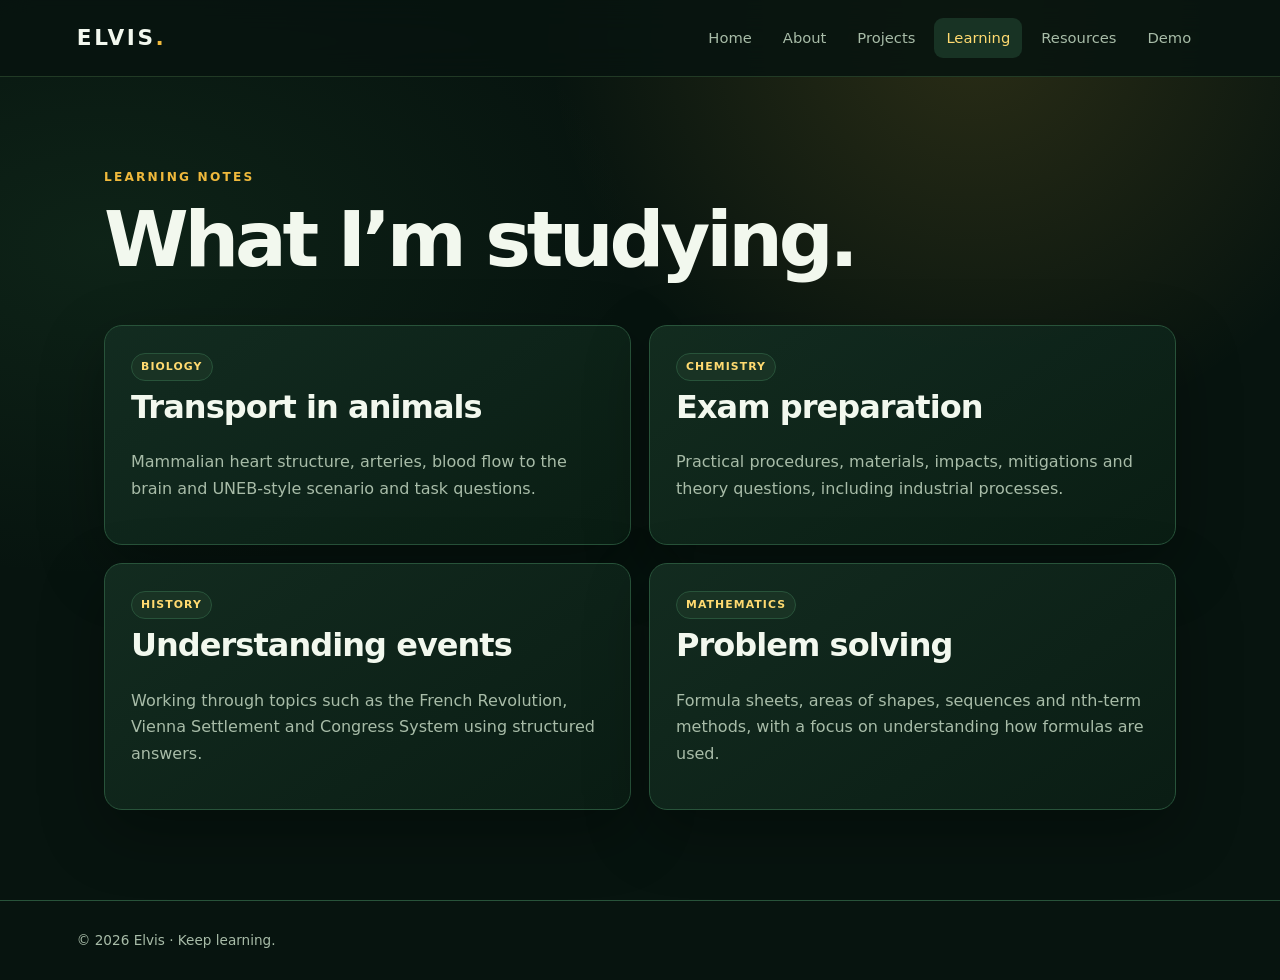
<file: news.html>
<!DOCTYPE html><html lang="en"><head><meta charset="UTF-8"><meta name="viewport" content="width=device-width,initial-scale=1"><title>Learning — Elvis</title><link rel="stylesheet" href="styles.css">
<script async src="https://pagead2.googlesyndication.com/pagead/js/adsbygoogle.js?client=ca-pub-8970568560993567"
     crossorigin="anonymous"></script>
</head><body><header class="header"><a class="logo" href="index.html">ELVIS<span>.</span></a><nav class="nav"><a href="index.html">Home</a><a href="about.html">About</a><a href="dashboard.html">Projects</a><a class="active" href="news.html">Learning</a><a href="resources.html">Resources</a><a href="account.html">Demo</a></nav></header><main class="page"><p class="eyebrow">LEARNING NOTES</p><h1>What I’m studying.</h1><div class="grid two"><article class="card"><span class="tag">BIOLOGY</span><h2>Transport in animals</h2><p>Mammalian heart structure, arteries, blood flow to the brain and UNEB-style scenario and task questions.</p></article><article class="card"><span class="tag">CHEMISTRY</span><h2>Exam preparation</h2><p>Practical procedures, materials, impacts, mitigations and theory questions, including industrial processes.</p></article><article class="card"><span class="tag">HISTORY</span><h2>Understanding events</h2><p>Working through topics such as the French Revolution, Vienna Settlement and Congress System using structured answers.</p></article><article class="card"><span class="tag">MATHEMATICS</span><h2>Problem solving</h2><p>Formula sheets, areas of shapes, sequences and nth-term methods, with a focus on understanding how formulas are used.</p></article></div></main><footer class="footer"><p>© 2026 Elvis · Keep learning.</p></footer><script src="script.js"></script></body></html>
</file>
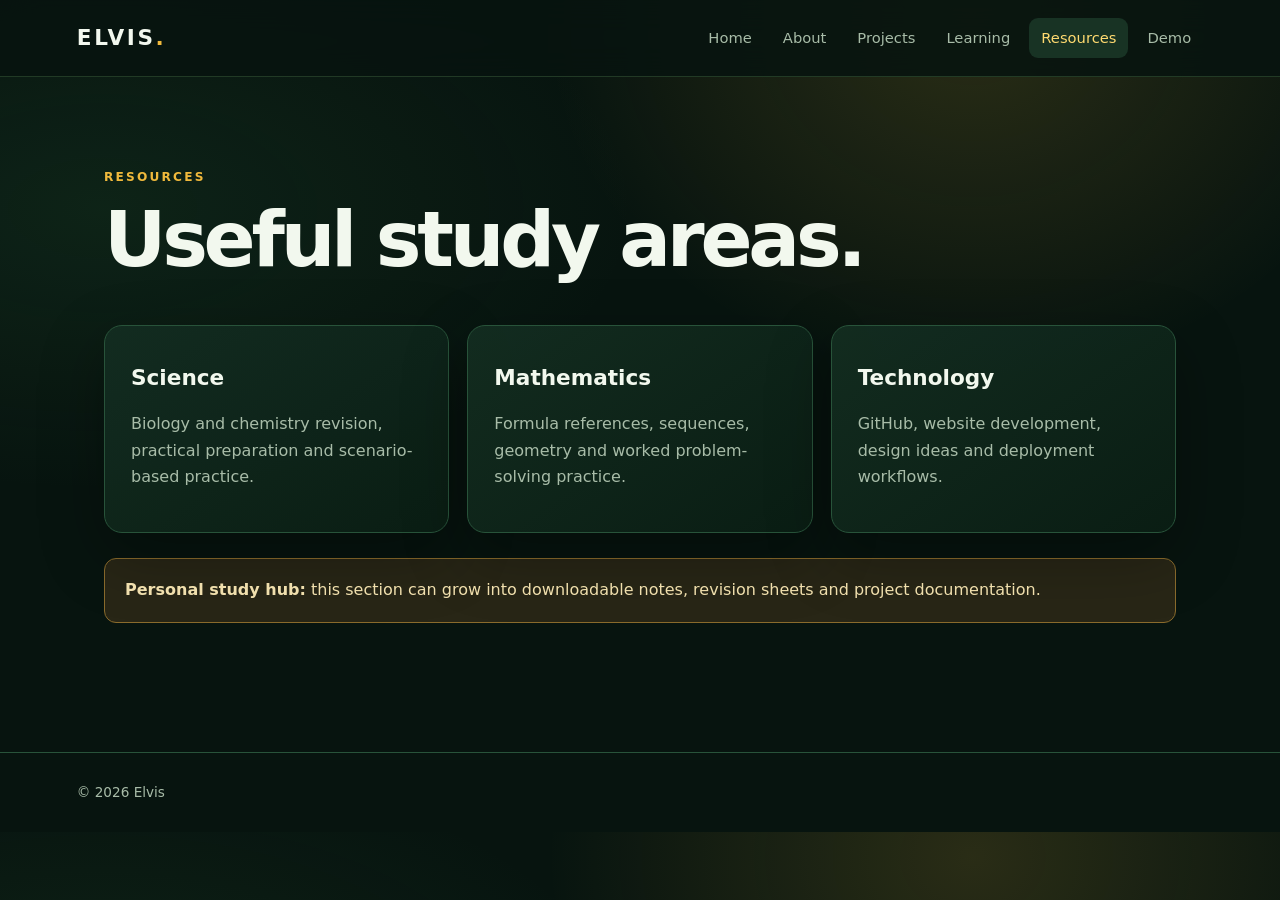
<file: resources.html>
<!DOCTYPE html><html lang="en"><head><meta charset="UTF-8"><meta name="viewport" content="width=device-width,initial-scale=1"><title>Resources — Elvis</title><link rel="stylesheet" href="styles.css">
<script async src="https://pagead2.googlesyndication.com/pagead/js/adsbygoogle.js?client=ca-pub-8970568560993567"
     crossorigin="anonymous"></script>
</head><body><header class="header"><a class="logo" href="index.html">ELVIS<span>.</span></a><nav class="nav"><a href="index.html">Home</a><a href="about.html">About</a><a href="dashboard.html">Projects</a><a href="news.html">Learning</a><a class="active" href="resources.html">Resources</a><a href="account.html">Demo</a></nav></header><main class="page"><p class="eyebrow">RESOURCES</p><h1>Useful study areas.</h1><div class="grid three"><div class="card"><h3>Science</h3><p>Biology and chemistry revision, practical preparation and scenario-based practice.</p></div><div class="card"><h3>Mathematics</h3><p>Formula references, sequences, geometry and worked problem-solving practice.</p></div><div class="card"><h3>Technology</h3><p>GitHub, website development, design ideas and deployment workflows.</p></div></div><div class="notice"><strong>Personal study hub:</strong> this section can grow into downloadable notes, revision sheets and project documentation.</div></main><footer class="footer"><p>© 2026 Elvis</p></footer><script src="script.js"></script></body></html>
</file>
<file: styles.css>
:root{--bg:#07140f;--surface:#0d2118;--surface2:#132c20;--border:#28533a;--text:#f2f8ee;--muted:#a8bca8;--accent:#f0b93c;--accent2:#ffda70;--success:#86d6a0;--shadow:0 22px 65px rgba(0,0,0,.32)}*{box-sizing:border-box}html{scroll-behavior:smooth}body{margin:0;background:radial-gradient(ellipse at 76% 3%,rgba(240,185,60,.15),transparent 31%),radial-gradient(ellipse at 8% 25%,rgba(63,143,83,.12),transparent 32%),var(--bg);color:var(--text);font-family:Inter,system-ui,-apple-system,BlinkMacSystemFont,"Segoe UI",sans-serif;line-height:1.65}a{color:inherit;text-decoration:none}.header{position:sticky;top:0;z-index:20;display:flex;align-items:center;justify-content:space-between;padding:18px 6%;background:rgba(7,20,15,.88);backdrop-filter:blur(16px);border-bottom:1px solid rgba(76,119,75,.38)}.logo{font-size:1.35rem;font-weight:900;letter-spacing:.12em}.logo span{color:var(--accent)}.nav{display:flex;gap:7px;flex-wrap:wrap;justify-content:flex-end}.nav a{padding:8px 12px;color:var(--muted);border-radius:9px;font-size:.92rem}.nav a:hover,.nav a.active{color:var(--accent2);background:#183324}.hero,.page,.section{max-width:1120px;margin:auto}.hero{min-height:72vh;display:grid;grid-template-columns:1.45fr .75fr;gap:60px;align-items:center;padding:80px 24px}.eyebrow{color:var(--accent);font-size:.76rem;font-weight:800;letter-spacing:.18em;margin:0 0 14px}.hero h1,.page>h1{font-size:clamp(2.8rem,7vw,5.8rem);line-height:1.02;letter-spacing:-.055em;margin:0 0 25px}.hero h1 span{color:var(--accent)}.hero-text{max-width:650px;font-size:1.15rem;color:var(--muted)}.actions{display:flex;gap:12px;margin-top:28px;flex-wrap:wrap}.btn{display:inline-block;padding:12px 18px;border:1px solid var(--border);border-radius:10px;background:var(--surface);font-weight:700;transition:transform .18s,border-color .18s}.btn:hover{border-color:var(--accent);transform:translateY(-2px)}.btn-primary{background:var(--accent);border-color:var(--accent);color:#172012}.hero-card,.panel,.card,.project-card{background:linear-gradient(145deg,rgba(19,44,32,.97),rgba(10,29,20,.97));border:1px solid var(--border);border-radius:18px;box-shadow:var(--shadow)}.hero-card{padding:34px}.hero-card p,.hero-card span,.muted{color:var(--muted)}.hero-card h2{font-size:2rem;margin:5px 0}.status-dot{width:11px;height:11px;background:var(--success);border-radius:50%;box-shadow:0 0 18px rgba(134,214,160,.45)}.section{padding:80px 24px}.section-header{display:flex;justify-content:space-between;align-items:end;margin-bottom:25px}.section h2,.page h2{font-size:2rem;letter-spacing:-.03em;margin:0 0 12px}.grid{display:grid;gap:18px}.grid.three{grid-template-columns:repeat(3,1fr)}.grid.two{grid-template-columns:repeat(2,1fr)}.card,.project-card{padding:26px}.card h3,.project-card h2{margin:8px 0;font-size:1.35rem}.card p,.project-card p,.panel p{color:var(--muted)}.card-icon{font-size:1.8rem}.split{display:grid;grid-template-columns:1fr 1fr;gap:50px}.split>div:first-child{padding:20px 0}.panel{padding:28px}.stat{display:flex;justify-content:space-between;padding:17px 0;border-bottom:1px solid var(--border)}.stat:last-child{border:0}.stat strong{color:var(--accent2)}.text-link{color:var(--accent2);font-weight:800}.page{padding:90px 24px;min-height:75vh}.page>h1{font-size:clamp(2.6rem,6vw,4.8rem);margin-bottom:45px}.about-grid{display:grid;grid-template-columns:1.2fr .8fr;gap:20px}.clean-list{list-style:none;padding:0;margin:0}.clean-list li{padding:12px 0;border-bottom:1px solid var(--border);color:var(--muted)}.tag{display:inline-block;color:var(--accent2);border:1px solid var(--border);background:#193324;border-radius:99px;padding:4px 9px;font-size:.68rem;font-weight:800;letter-spacing:.1em}.project-meta{display:flex;gap:7px;flex-wrap:wrap;margin-top:22px}.project-meta span{font-size:.75rem;color:var(--muted);background:#091a12;border:1px solid var(--border);padding:5px 9px;border-radius:7px}.notice{margin-top:25px;padding:18px 20px;border:1px solid #8a6b2c;background:#282616;border-radius:12px;color:#f0dfad}.footer{display:flex;justify-content:space-between;gap:20px;padding:28px 6%;border-top:1px solid var(--border);color:var(--muted);font-size:.85rem}.footer p{margin:0}.footer span{color:#829b83}@media(max-width:800px){.header{align-items:flex-start;gap:15px;flex-direction:column}.nav{justify-content:flex-start}.hero,.split,.about-grid,.grid.two,.grid.three{grid-template-columns:1fr}.hero{padding-top:60px;min-height:auto}.hero-card{margin-top:5px}.section,.page{padding-top:55px;padding-bottom:55px}}@media(max-width:520px){.nav a{font-size:.82rem;padding:6px 8px}.hero h1,.page>h1{font-size:2.8rem}.footer{flex-direction:column}}.ledger-list{display:grid;gap:0}.ledger-row{display:flex;align-items:center;justify-content:space-between;gap:18px;padding:16px 0;border-bottom:1px solid var(--border)}.ledger-row:last-child{border-bottom:0}.ledger-row>div{min-width:0}.ledger-row strong{display:inline-block}.ledger-credit{color:var(--success)}.ledger-debit{color:#ffb3a6}.error-text{color:#ffb3a6;min-height:1.5em}.submit-form{display:grid;gap:16px}.form-group{display:grid;gap:7px}.form-group input,.form-group select,.form-group textarea{width:100%;padding:12px 14px;border:1px solid var(--border);border-radius:9px;background:#091a12;color:var(--text);font:inherit}.form-group input:focus,.form-group select:focus,.form-group textarea:focus{outline:2px solid var(--accent);outline-offset:2px}.balance-panel{display:flex;align-items:center;justify-content:space-between;gap:20px;padding:28px;margin:25px 0;background:linear-gradient(145deg,rgba(19,44,32,.97),rgba(10,29,20,.97));border:1px solid var(--border);border-radius:18px}.balance{font-size:clamp(2rem,5vw,3.2rem);font-weight:800;letter-spacing:-.04em}.label{color:var(--muted);font-size:.9rem}.balance-actions{display:flex;gap:10px}.ledger-grid{display:grid;grid-template-columns:1fr 1fr;gap:18px;margin-bottom:20px}.page-wide{max-width:1120px}.subtitle{color:var(--muted)}.catalogue-tools{background:linear-gradient(145deg,#132c20,#0a1d14)}.form-group select{cursor:pointer}button{font:inherit;cursor:pointer} [hidden]{display:none!important}@media(max-width:700px){.ledger-grid{grid-template-columns:1fr}.balance-panel{align-items:flex-start;flex-direction:column}.ledger-row{align-items:flex-start}.ledger-row>strong{white-space:nowrap}}
</file>
